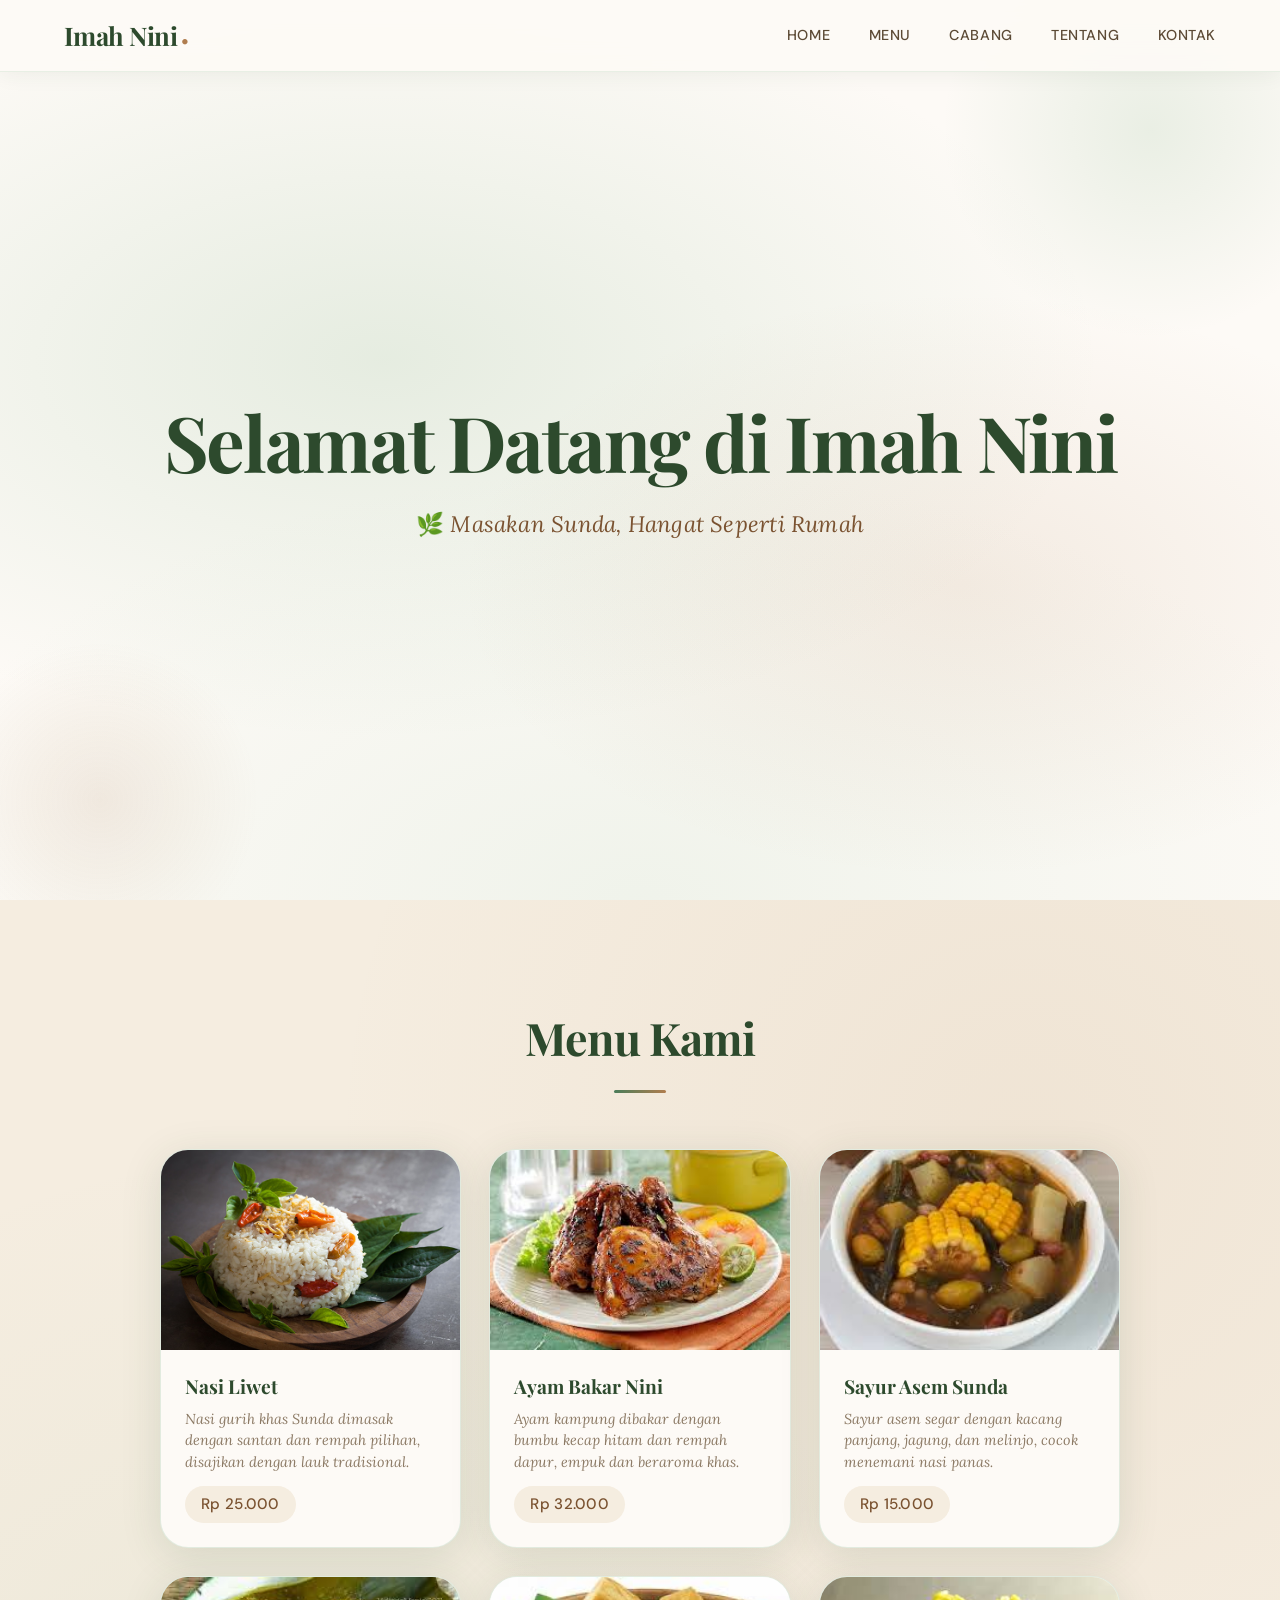
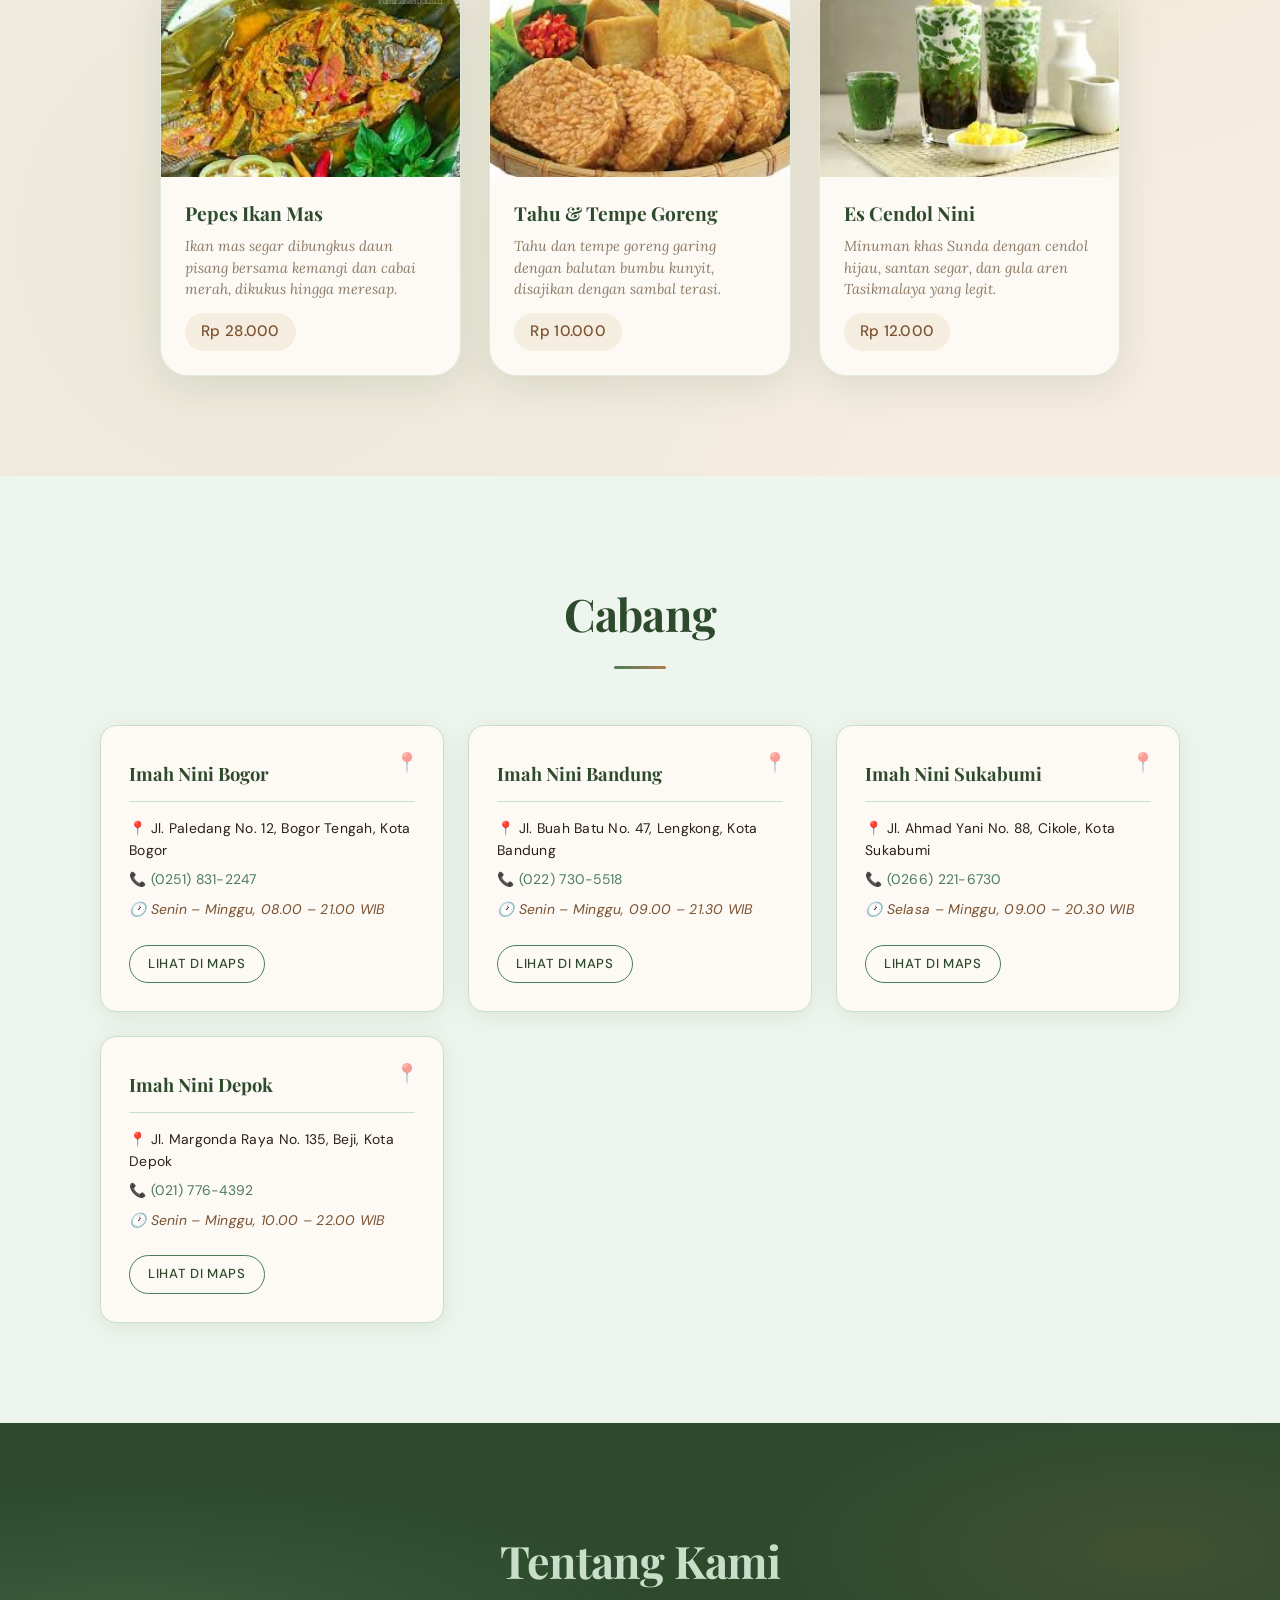
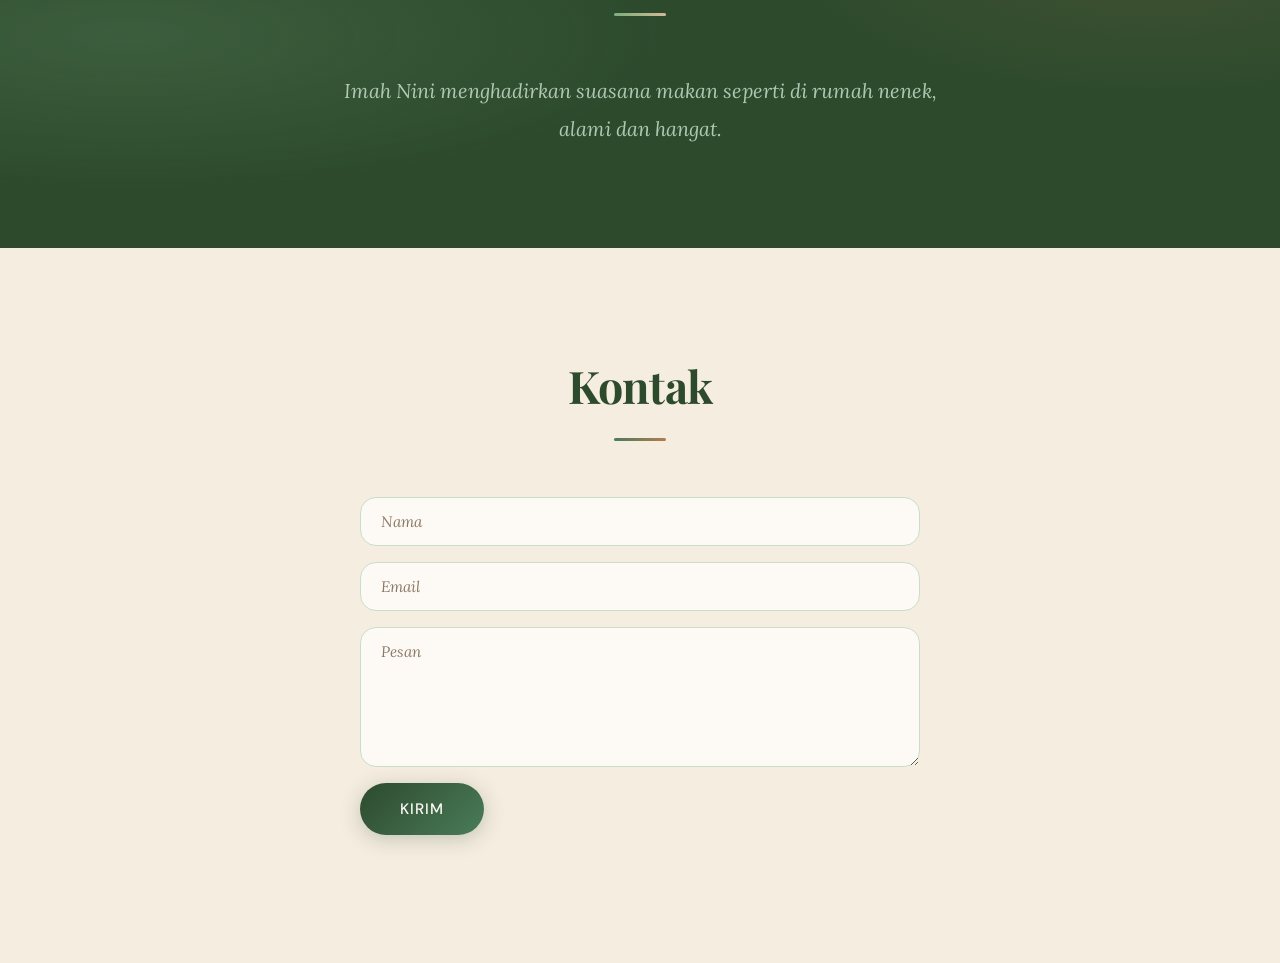
<file: index.html>
<!DOCTYPE html>
<html lang="id">
<head>
  <meta charset="UTF-8">
  <meta name="viewport" content="width=device-width, initial-scale=1.0">
  <title>Imah Nini</title>
  <link rel="stylesheet" href="style.css">
</head>
<body>

<!-- NAVBAR -->
<header class="navbar">
  <div class="logo">Imah Nini</div>
  <nav class="nav-menu" id="navMenu">
    <a href="#">Home</a>
    <a href="#menu">Menu</a>
    <a href="#cabang">Cabang</a>
    <a href="#about">Tentang</a>
    <a href="#contact">Kontak</a>
  </nav>
  <div class="hamburger" id="hamburger">☰</div>
</header>

<!-- HERO -->
<section class="hero">
  <h1 class="hero-title">Selamat Datang di Imah Nini</h1>
  <p class="hero-subtitle">Masakan Sunda, Hangat Seperti Rumah</p>
</section>

<!-- MENU -->
<section id="menu" class="menu-section">
  <h2>Menu Kami</h2>
  <div class="menu-container" id="menuContainer"></div>
</section>

<!-- CABANG -->
<section id="cabang" class="branch-section">
  <h2>Cabang</h2>
  <div class="branch-container" id="branchContainer"></div>
</section>

<!-- ABOUT -->
<section id="about" class="about-section">
  <h2>Tentang Kami</h2>
  <p>Imah Nini menghadirkan suasana makan seperti di rumah nenek, alami dan hangat.</p>
</section>

<!-- CONTACT -->
<section id="contact" class="contact-section">
  <h2>Kontak</h2>
  <form id="contactForm">
    <input type="text" placeholder="Nama" required>
    <input type="email" placeholder="Email" required>
    <textarea placeholder="Pesan" required></textarea>
    <button type="submit">Kirim</button>
  </form>
  <p id="formMessage"></p>
</section>

<script src="script.js"></script>
</body>
</html>
</file>
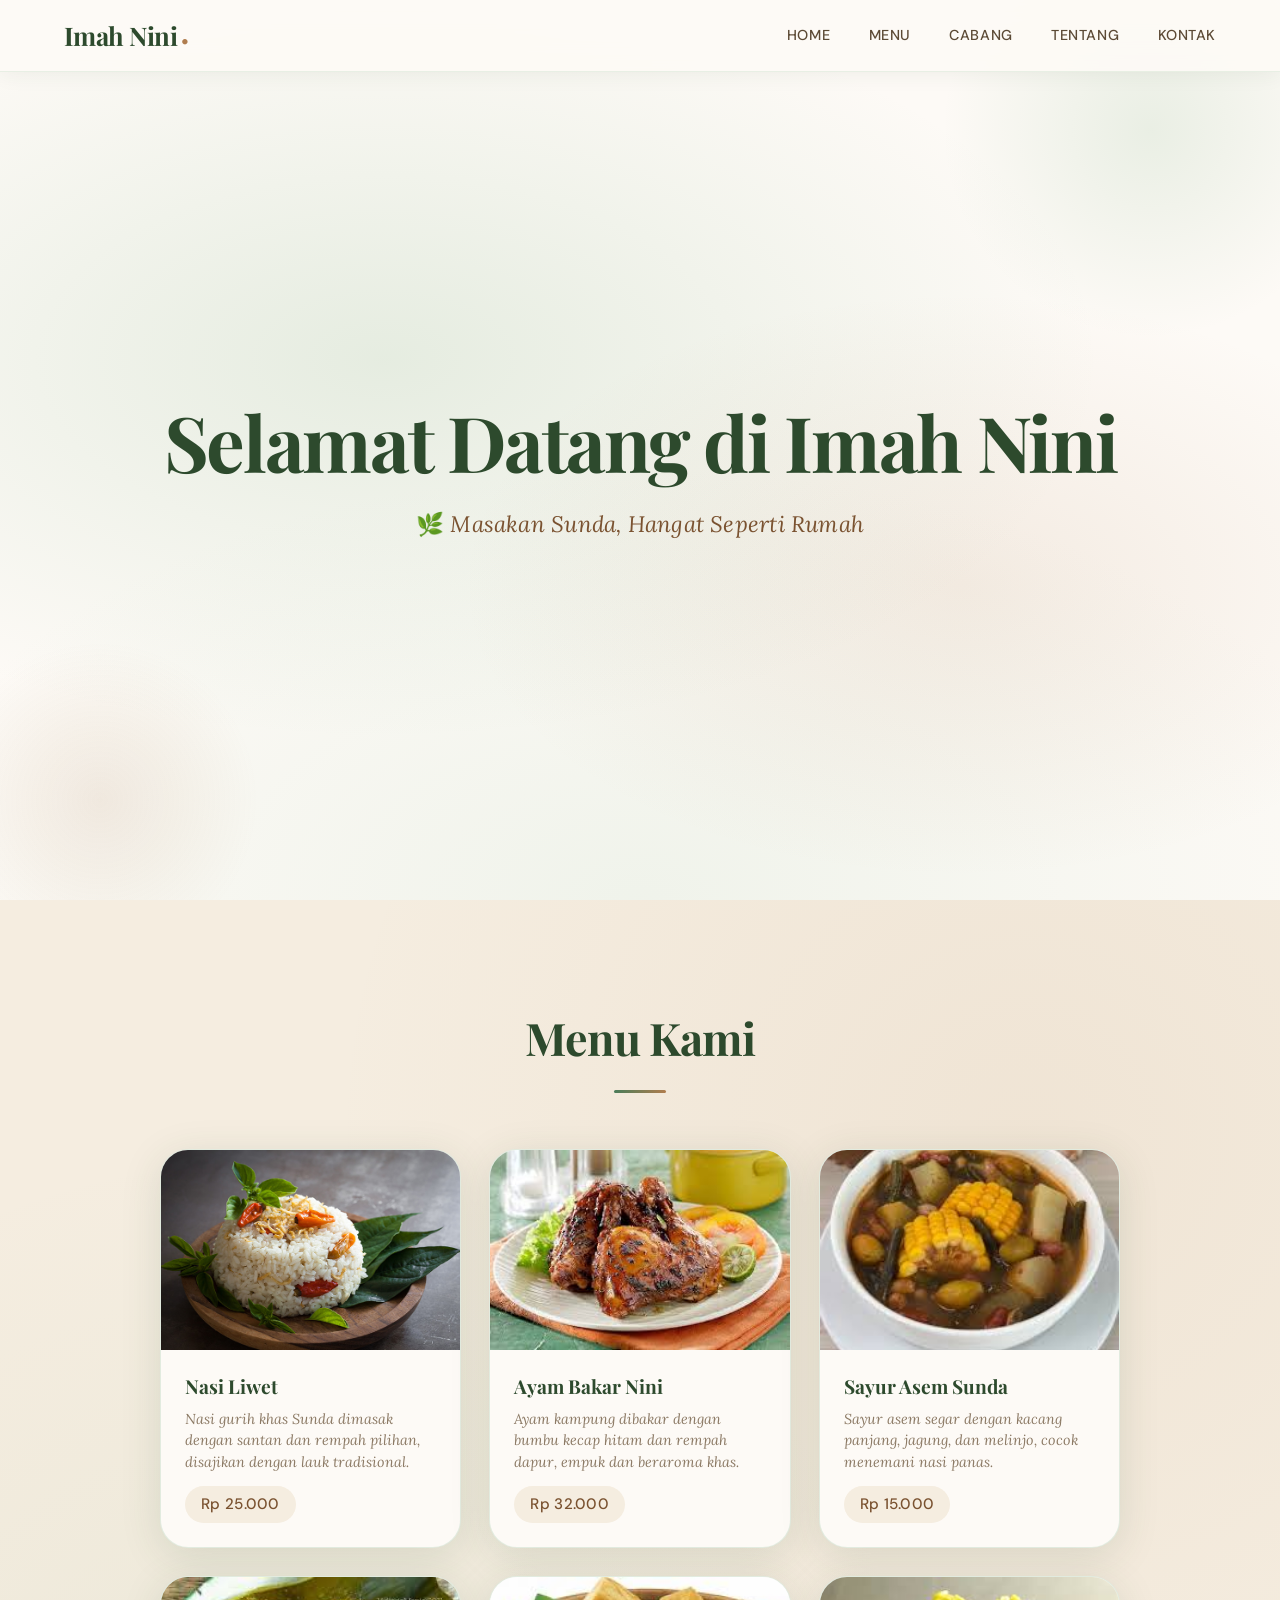
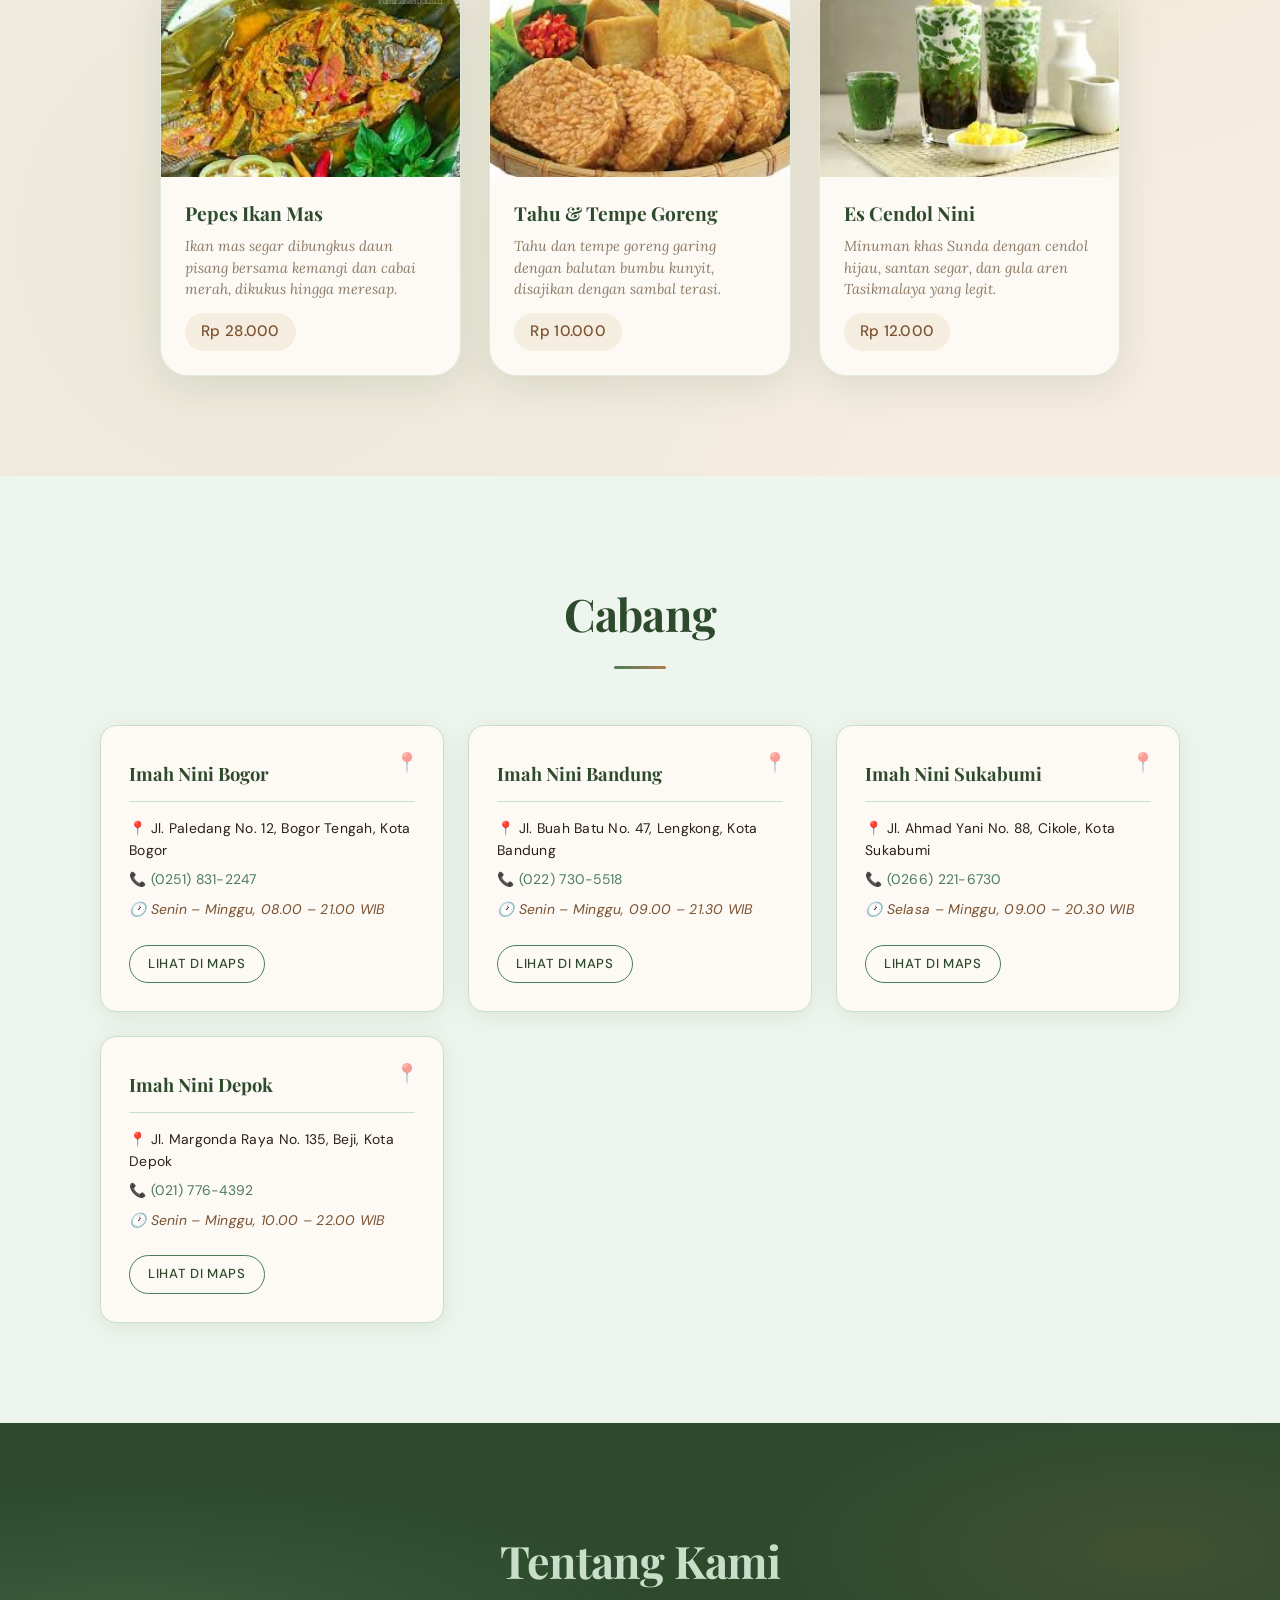
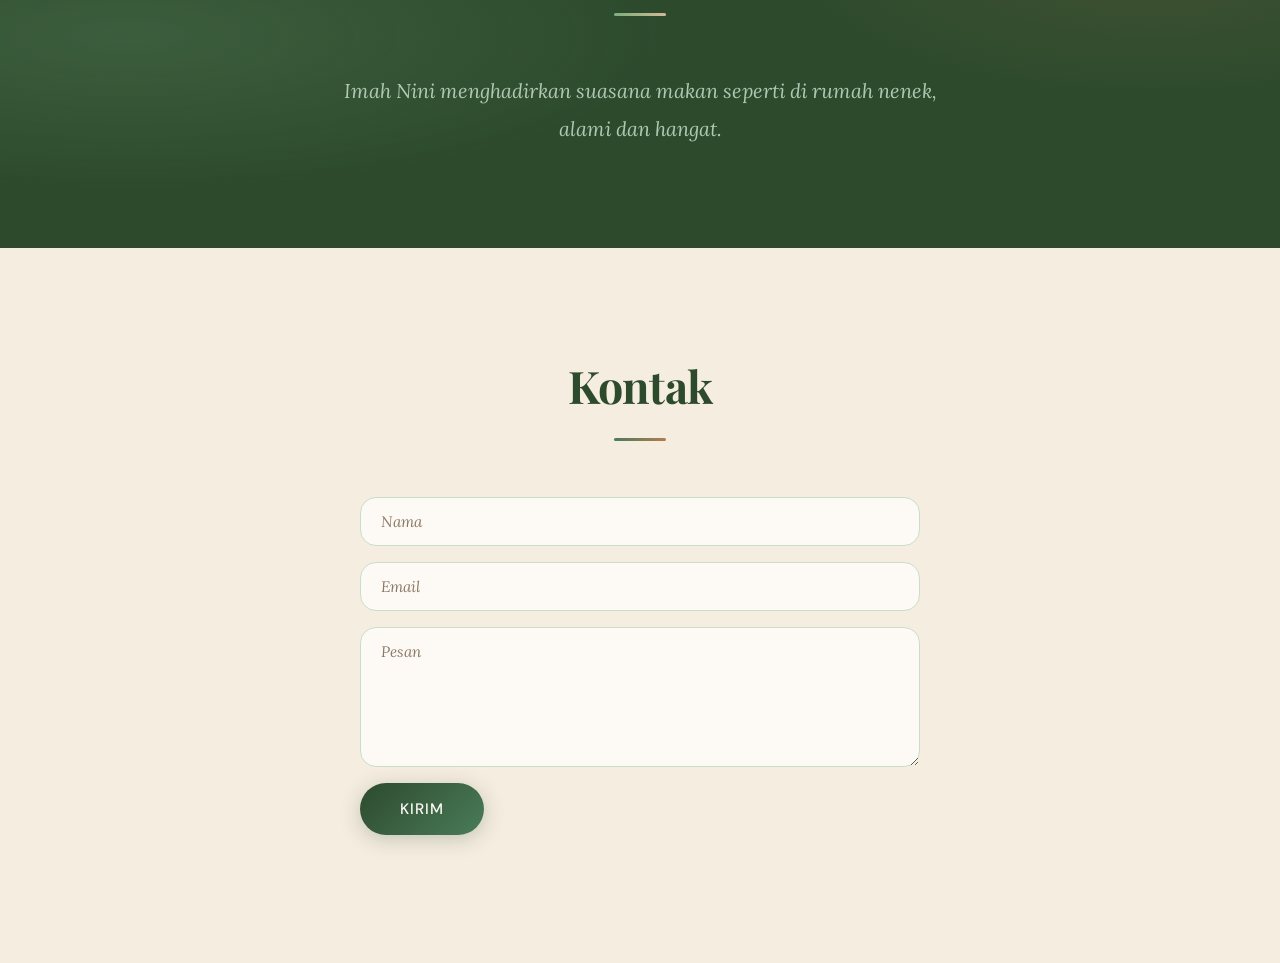
<file: !DOCTYPE.html>
<!DOCTYPE html>
<html lang="id">
<head>
  <meta charset="UTF-8">
  <meta name="viewport" content="width=device-width, initial-scale=1.0">
  <title>Imah Nini</title>
  <link rel="stylesheet" href="style.css">
</head>
<body>

<!-- NAVBAR -->
<header class="navbar">
  <div class="logo">Imah Nini</div>
  <nav class="nav-menu" id="navMenu">
    <a href="#">Home</a>
    <a href="#menu">Menu</a>
    <a href="#cabang">Cabang</a>
    <a href="#about">Tentang</a>
    <a href="#contact">Kontak</a>
  </nav>
  <div class="hamburger" id="hamburger">☰</div>
</header>

<!-- HERO -->
<section class="hero">
  <h1 class="hero-title">Selamat Datang di Imah Nini</h1>
  <p class="hero-subtitle">Masakan Sunda, Hangat Seperti Rumah</p>
</section>

<!-- MENU -->
<section id="menu" class="menu-section">
  <h2>Menu Kami</h2>
  <div class="menu-container" id="menuContainer"></div>
</section>

<!-- CABANG -->
<section id="cabang" class="branch-section">
  <h2>Cabang</h2>
  <div class="branch-container" id="branchContainer"></div>
</section>

<!-- ABOUT -->
<section id="about" class="about-section">
  <h2>Tentang Kami</h2>
  <p>Imah Nini menghadirkan suasana makan seperti di rumah nenek, alami dan hangat.</p>
</section>

<!-- CONTACT -->
<section id="contact" class="contact-section">
  <h2>Kontak</h2>
  <form id="contactForm">
    <input type="text" placeholder="Nama" required>
    <input type="email" placeholder="Email" required>
    <textarea placeholder="Pesan" required></textarea>
    <button type="submit">Kirim</button>
  </form>
  <p id="formMessage"></p>
</section>

<script src="script.js"></script>
</body>
</html>
</file>
<file: style.css>
/* ===================================================
   IMAH NINI — Natural & Elegant CSS
   Palette: Hijau Sunda + Coklat Hangat
   =================================================== */

@import url('https://fonts.googleapis.com/css2?family=Playfair+Display:ital,wght@0,400;0,600;0,700;1,400&family=Lora:ital,wght@0,400;0,500;1,400&family=DM+Sans:wght@300;400;500&display=swap');

/* ─── CSS VARIABLES ─── */
:root {
  --green-deep:    #2D4A2D;
  --green-mid:     #4A7C59;
  --green-light:   #7BAE7F;
  --green-mist:    #C8DEC9;
  --green-pale:    #EEF5EE;

  --brown-dark:    #4A2E1A;
  --brown-mid:     #7A5230;
  --brown-warm:    #B07D4E;
  --brown-sand:    #D4B896;
  --brown-cream:   #F5EDE0;

  --white:         #FDFAF6;
  --text-dark:     #2A1F15;
  --text-mid:      #5C4A35;
  --text-light:    #8C7A65;

  --font-display:  'Playfair Display', Georgia, serif;
  --font-body:     'Lora', Georgia, serif;
  --font-ui:       'DM Sans', sans-serif;

  --shadow-soft:   0 4px 24px rgba(45, 74, 45, 0.10);
  --shadow-card:   0 8px 40px rgba(45, 74, 45, 0.13);
  --shadow-hover:  0 16px 56px rgba(45, 74, 45, 0.20);

  --radius-sm:     8px;
  --radius-md:     16px;
  --radius-lg:     28px;
  --radius-pill:   100px;

  --transition:    0.4s cubic-bezier(0.25, 0.46, 0.45, 0.94);
  --transition-fast: 0.2s ease;
}

/* ─── RESET & BASE ─── */
*, *::before, *::after {
  margin: 0;
  padding: 0;
  box-sizing: border-box;
}

html {
  scroll-behavior: smooth;
  font-size: 16px;
}

body {
  font-family: var(--font-body);
  background-color: var(--white);
  color: var(--text-dark);
  line-height: 1.7;
  overflow-x: hidden;
}

/* ─── SCROLLBAR ─── */
::-webkit-scrollbar { width: 6px; }
::-webkit-scrollbar-track { background: var(--green-pale); }
::-webkit-scrollbar-thumb {
  background: var(--green-mid);
  border-radius: var(--radius-pill);
}

/* ─── SELECTION ─── */
::selection {
  background: var(--green-mist);
  color: var(--green-deep);
}

/* ─── SECTION BASE ─── */
section {
  opacity: 0;
  transform: translateY(36px);
  transition: opacity 0.7s ease, transform 0.7s ease;
}

section.show {
  opacity: 1;
  transform: translateY(0);
}

/* ─────────────────────────────────────────
   NAVBAR
───────────────────────────────────────── */
.navbar {
  position: fixed;
  top: 0;
  left: 0;
  right: 0;
  z-index: 1000;
  display: flex;
  align-items: center;
  justify-content: space-between;
  padding: 0 5vw;
  height: 72px;
  background: rgba(253, 250, 246, 0.92);
  backdrop-filter: blur(12px);
  -webkit-backdrop-filter: blur(12px);
  border-bottom: 1px solid rgba(200, 222, 201, 0.4);
  box-shadow: 0 2px 20px rgba(45, 74, 45, 0.07);
  transition: background var(--transition);
}

.logo {
  font-family: var(--font-display);
  font-size: 1.6rem;
  font-weight: 700;
  color: var(--green-deep);
  letter-spacing: -0.02em;
  position: relative;
}

.logo::after {
  content: '•';
  color: var(--brown-warm);
  margin-left: 4px;
  font-size: 1rem;
}

.nav-menu {
  display: flex;
  align-items: center;
  gap: 2.4rem;
}

.nav-menu a {
  font-family: var(--font-ui);
  font-size: 0.9rem;
  font-weight: 500;
  color: var(--text-mid);
  text-decoration: none;
  letter-spacing: 0.04em;
  text-transform: uppercase;
  position: relative;
  transition: color var(--transition-fast);
}

.nav-menu a::after {
  content: '';
  position: absolute;
  bottom: -4px;
  left: 0;
  width: 0;
  height: 2px;
  background: var(--green-mid);
  border-radius: var(--radius-pill);
  transition: width var(--transition);
}

.nav-menu a:hover {
  color: var(--green-deep);
}

.nav-menu a:hover::after {
  width: 100%;
}

/* Hamburger */
.hamburger {
  display: none;
  font-size: 1.6rem;
  color: var(--green-deep);
  cursor: pointer;
  padding: 4px 8px;
  border-radius: var(--radius-sm);
  transition: background var(--transition-fast);
  user-select: none;
}

.hamburger:hover {
  background: var(--green-pale);
}

/* ─────────────────────────────────────────
   HERO
───────────────────────────────────────── */
.hero {
  min-height: 100vh;
  display: flex;
  flex-direction: column;
  align-items: center;
  justify-content: center;
  text-align: center;
  padding: 120px 5vw 80px;
  position: relative;
  overflow: hidden;

  /* Natural gradient background */
  background:
    radial-gradient(ellipse 80% 60% at 30% 40%, rgba(123, 174, 127, 0.18) 0%, transparent 70%),
    radial-gradient(ellipse 60% 50% at 75% 65%, rgba(176, 125, 78, 0.12) 0%, transparent 65%),
    radial-gradient(ellipse 100% 80% at 50% 100%, rgba(200, 222, 201, 0.25) 0%, transparent 60%),
    var(--white);

  opacity: 1 !important;
  transform: none !important;
}

/* Decorative leaf pattern */
.hero::before {
  content: '';
  position: absolute;
  top: -80px;
  right: -80px;
  width: 420px;
  height: 420px;
  border-radius: 50%;
  background: radial-gradient(circle, rgba(123, 174, 127, 0.15), transparent 70%);
  pointer-events: none;
}

.hero::after {
  content: '';
  position: absolute;
  bottom: -60px;
  left: -60px;
  width: 320px;
  height: 320px;
  border-radius: 50%;
  background: radial-gradient(circle, rgba(176, 125, 78, 0.12), transparent 70%);
  pointer-events: none;
}

.hero-title {
  font-family: var(--font-display);
  font-size: clamp(2.4rem, 6vw, 5rem);
  font-weight: 700;
  color: var(--green-deep);
  line-height: 1.15;
  letter-spacing: -0.03em;
  margin-bottom: 1.2rem;
  animation: fadeUp 0.9s ease both;
}

.hero-subtitle {
  font-family: var(--font-body);
  font-size: clamp(1.05rem, 2.2vw, 1.4rem);
  font-style: italic;
  color: var(--brown-mid);
  letter-spacing: 0.01em;
  max-width: 520px;
  animation: fadeUp 0.9s 0.2s ease both;
}

/* Hero CTA pill decoration */
.hero-subtitle::before {
  content: '🌿  ';
  font-style: normal;
}

@keyframes fadeUp {
  from { opacity: 0; transform: translateY(28px); }
  to   { opacity: 1; transform: translateY(0); }
}

/* ─────────────────────────────────────────
   SECTION COMMON
───────────────────────────────────────── */
.menu-section,
.branch-section,
.about-section,
.contact-section {
  padding: 100px 5vw;
}

.menu-section h2,
.branch-section h2,
.about-section h2,
.contact-section h2 {
  font-family: var(--font-display);
  font-size: clamp(1.8rem, 4vw, 2.8rem);
  color: var(--green-deep);
  text-align: center;
  margin-bottom: 56px;
  position: relative;
  letter-spacing: -0.02em;
}

.menu-section h2::after,
.branch-section h2::after,
.about-section h2::after,
.contact-section h2::after {
  content: '';
  display: block;
  width: 52px;
  height: 3px;
  background: linear-gradient(90deg, var(--green-mid), var(--brown-warm));
  border-radius: var(--radius-pill);
  margin: 14px auto 0;
}

/* ─────────────────────────────────────────
   MENU SECTION
───────────────────────────────────────── */
.menu-section {
  background: var(--brown-cream);
  position: relative;
}

.menu-section::before {
  content: '';
  position: absolute;
  inset: 0;
  background-image:
    radial-gradient(circle at 20% 80%, rgba(123, 174, 127, 0.08) 0%, transparent 50%),
    radial-gradient(circle at 80% 20%, rgba(176, 125, 78, 0.08) 0%, transparent 50%);
  pointer-events: none;
}

.menu-container {
  display: grid;
  grid-template-columns: repeat(auto-fit, minmax(280px, 1fr));
  gap: 28px;
  max-width: 960px;
  margin: 0 auto;
}

.menu-card {
  background: var(--white);
  border-radius: var(--radius-lg);
  overflow: hidden;
  box-shadow: var(--shadow-card);
  transition: transform var(--transition), box-shadow var(--transition);
  border: 1px solid rgba(200, 222, 201, 0.5);
  position: relative;
}

.menu-card::before {
  content: '';
  position: absolute;
  top: 0;
  left: 0;
  right: 0;
  height: 3px;
  background: linear-gradient(90deg, var(--green-mid), var(--brown-warm));
  opacity: 0;
  transition: opacity var(--transition);
}

.menu-card:hover {
  transform: translateY(-8px);
  box-shadow: var(--shadow-hover);
}

.menu-card:hover::before {
  opacity: 1;
}

.menu-card img {
  width: 100%;
  height: 200px;
  object-fit: cover;
  display: block;
  transition: transform 0.6s ease;
}

.menu-card:hover img {
  transform: scale(1.05);
}

.menu-card h3 {
  font-family: var(--font-display);
  font-size: 1.2rem;
  color: var(--green-deep);
  padding: 20px 24px 6px;
}

.menu-card p {
  font-family: var(--font-body);
  font-size: 0.9rem;
  color: var(--text-light);
  font-style: italic;
  padding: 0 24px 12px;
  line-height: 1.5;
}

.menu-card span {
  display: inline-block;
  font-family: var(--font-ui);
  font-size: 0.95rem;
  font-weight: 500;
  color: var(--brown-mid);
  background: var(--brown-cream);
  border-radius: var(--radius-pill);
  padding: 6px 16px;
  margin: 0 24px 24px;
  letter-spacing: 0.02em;
}

/* ─────────────────────────────────────────
   BRANCH SECTION
───────────────────────────────────────── */
.branch-section {
  background: var(--green-pale);
}

.branch-container {
  display: grid;
  grid-template-columns: repeat(auto-fit, minmax(240px, 1fr));
  gap: 24px;
  max-width: 800px;
  margin: 0 auto;
}

.branch-card {
  background: var(--white);
  border-radius: var(--radius-md);
  padding: 36px 32px;
  border: 1px solid var(--green-mist);
  box-shadow: var(--shadow-soft);
  text-align: center;
  position: relative;
  transition: transform var(--transition), box-shadow var(--transition);
  overflow: hidden;
}

.branch-card::after {
  content: '📍';
  position: absolute;
  top: 20px;
  right: 24px;
  font-size: 1.2rem;
  opacity: 0.5;
}

.branch-card:hover {
  transform: translateY(-6px);
  box-shadow: var(--shadow-card);
}

.branch-card h3 {
  font-family: var(--font-display);
  font-size: 1.15rem;
  color: var(--green-deep);
  margin-bottom: 10px;
}

.branch-card p {
  font-family: var(--font-ui);
  font-size: 0.88rem;
  color: var(--text-light);
  letter-spacing: 0.02em;
}

/* ─────────────────────────────────────────
   ABOUT SECTION
───────────────────────────────────────── */
.about-section {
  background: var(--green-deep);
  position: relative;
  overflow: hidden;
}

.about-section::before {
  content: '';
  position: absolute;
  inset: 0;
  background-image:
    radial-gradient(ellipse 70% 60% at 10% 50%, rgba(123, 174, 127, 0.20) 0%, transparent 60%),
    radial-gradient(ellipse 50% 60% at 90% 30%, rgba(176, 125, 78, 0.15) 0%, transparent 60%);
  pointer-events: none;
}

.about-section h2 {
  color: var(--green-mist) !important;
}

.about-section h2::after {
  background: linear-gradient(90deg, var(--green-light), var(--brown-sand)) !important;
}

.about-section p {
  font-family: var(--font-body);
  font-size: clamp(1.05rem, 2vw, 1.25rem);
  color: rgba(200, 222, 201, 0.85);
  text-align: center;
  max-width: 600px;
  margin: 0 auto;
  font-style: italic;
  line-height: 1.9;
  position: relative;
}

/* ─────────────────────────────────────────
   CONTACT SECTION
───────────────────────────────────────── */
.contact-section {
  background: var(--brown-cream);
}

#contactForm {
  display: flex;
  flex-direction: column;
  gap: 16px;
  max-width: 560px;
  margin: 0 auto;
}

#contactForm input,
#contactForm textarea {
  font-family: var(--font-body);
  font-size: 0.95rem;
  color: var(--text-dark);
  background: var(--white);
  border: 1.5px solid var(--green-mist);
  border-radius: var(--radius-md);
  padding: 14px 20px;
  outline: none;
  transition: border-color var(--transition-fast), box-shadow var(--transition-fast);
  width: 100%;
}

#contactForm input::placeholder,
#contactForm textarea::placeholder {
  color: var(--text-light);
  font-style: italic;
}

#contactForm input:focus,
#contactForm textarea:focus {
  border-color: var(--green-mid);
  box-shadow: 0 0 0 4px rgba(74, 124, 89, 0.12);
}

#contactForm textarea {
  min-height: 140px;
  resize: vertical;
}

#contactForm button {
  font-family: var(--font-ui);
  font-size: 0.95rem;
  font-weight: 500;
  letter-spacing: 0.06em;
  text-transform: uppercase;
  color: var(--white);
  background: linear-gradient(135deg, var(--green-deep), var(--green-mid));
  border: none;
  border-radius: var(--radius-pill);
  padding: 16px 40px;
  cursor: pointer;
  align-self: flex-start;
  box-shadow: 0 4px 20px rgba(45, 74, 45, 0.25);
  transition: transform var(--transition-fast), box-shadow var(--transition-fast), background var(--transition);
}

#contactForm button:hover {
  transform: translateY(-2px);
  box-shadow: 0 8px 32px rgba(45, 74, 45, 0.35);
  background: linear-gradient(135deg, var(--brown-dark), var(--brown-mid));
}

#contactForm button:active {
  transform: translateY(0);
}

#formMessage {
  font-family: var(--font-ui);
  font-size: 0.9rem;
  color: var(--green-mid);
  text-align: center;
  margin-top: 8px;
  font-weight: 500;
  min-height: 1.4em;
  transition: opacity var(--transition);
}

/* ─────────────────────────────────────────
   RESPONSIVE — TABLET
───────────────────────────────────────── */
@media (max-width: 768px) {
  .hamburger {
    display: block;
  }

  .nav-menu {
    display: none;
    flex-direction: column;
    position: absolute;
    top: 72px;
    left: 0;
    right: 0;
    background: rgba(253, 250, 246, 0.98);
    backdrop-filter: blur(16px);
    -webkit-backdrop-filter: blur(16px);
    padding: 24px 5vw 32px;
    gap: 0;
    border-bottom: 1px solid var(--green-mist);
    box-shadow: 0 8px 24px rgba(45, 74, 45, 0.10);
    animation: slideDown 0.3s ease both;
  }

  .nav-menu.active {
    display: flex;
  }

  .nav-menu a {
    padding: 14px 0;
    border-bottom: 1px solid rgba(200, 222, 201, 0.35);
    font-size: 0.95rem;
  }

  .nav-menu a:last-child {
    border-bottom: none;
  }

  @keyframes slideDown {
    from { opacity: 0; transform: translateY(-12px); }
    to   { opacity: 1; transform: translateY(0); }
  }

  .hero {
    padding: 100px 5vw 70px;
  }

  .menu-section,
  .branch-section,
  .about-section,
  .contact-section {
    padding: 72px 5vw;
  }

  .menu-container {
    grid-template-columns: 1fr;
    max-width: 400px;
  }

  .branch-container {
    grid-template-columns: 1fr;
    max-width: 360px;
  }

  #contactForm button {
    align-self: stretch;
    text-align: center;
  }
}

/* ─────────────────────────────────────────
   RESPONSIVE — MOBILE SMALL
───────────────────────────────────────── */
@media (max-width: 480px) {
  .navbar {
    padding: 0 20px;
  }

  .hero-title {
    font-size: 2rem;
  }

  .hero-subtitle {
    font-size: 1rem;
  }

  .menu-section h2,
  .branch-section h2,
  .about-section h2,
  .contact-section h2 {
    font-size: 1.6rem;
  }
}

/* ─────────────────────────────────────────
   UTILITY ANIMATIONS
───────────────────────────────────────── */
@keyframes pulse-green {
  0%, 100% { box-shadow: 0 0 0 0 rgba(74, 124, 89, 0.3); }
  50%       { box-shadow: 0 0 0 12px rgba(74, 124, 89, 0); }
}

/* ─────────────────────────────────────────
   IMAGE PLACEHOLDER (untuk gambar kosong)
───────────────────────────────────────── */
.img-placeholder {
  width: 100%;
  height: 200px;
  display: flex;
  align-items: center;
  justify-content: center;
  font-size: 2.4rem;
  background: linear-gradient(135deg, var(--green-pale), var(--brown-cream));
  color: var(--text-light);
  border-bottom: 1px dashed var(--green-mist);
  transition: background var(--transition);
}

.menu-card:hover .img-placeholder {
  background: linear-gradient(135deg, var(--green-mist), var(--brown-sand));
}

/* ─────────────────────────────────────────
   BRANCH CARD — detail tambahan
───────────────────────────────────────── */
.branch-container {
  grid-template-columns: repeat(auto-fit, minmax(260px, 1fr));
  max-width: 1080px;
}

.branch-card {
  text-align: left;
  padding: 32px 28px 28px;
}

.branch-card h3 {
  margin-bottom: 16px;
  padding-bottom: 12px;
  border-bottom: 1px solid var(--green-mist);
}

.branch-card p {
  display: flex;
  align-items: flex-start;
  gap: 8px;
  font-size: 0.87rem;
  color: var(--text-mid);
  line-height: 1.55;
  margin-bottom: 8px;
}

.branch-card .branch-address { color: var(--text-dark); }
.branch-card .branch-phone   { color: var(--green-mid); }
.branch-card .branch-hours   { color: var(--brown-mid); font-style: italic; }

.branch-maps-btn {
  display: inline-block;
  margin-top: 16px;
  font-family: var(--font-ui);
  font-size: 0.82rem;
  font-weight: 500;
  letter-spacing: 0.05em;
  text-transform: uppercase;
  text-decoration: none;
  color: var(--green-deep);
  border: 1.5px solid var(--green-mid);
  border-radius: var(--radius-pill);
  padding: 7px 18px;
  transition: background var(--transition-fast), color var(--transition-fast);
}

.branch-maps-btn:hover {
  background: var(--green-deep);
  color: var(--white);
  border-color: var(--green-deep);
}
</file>
